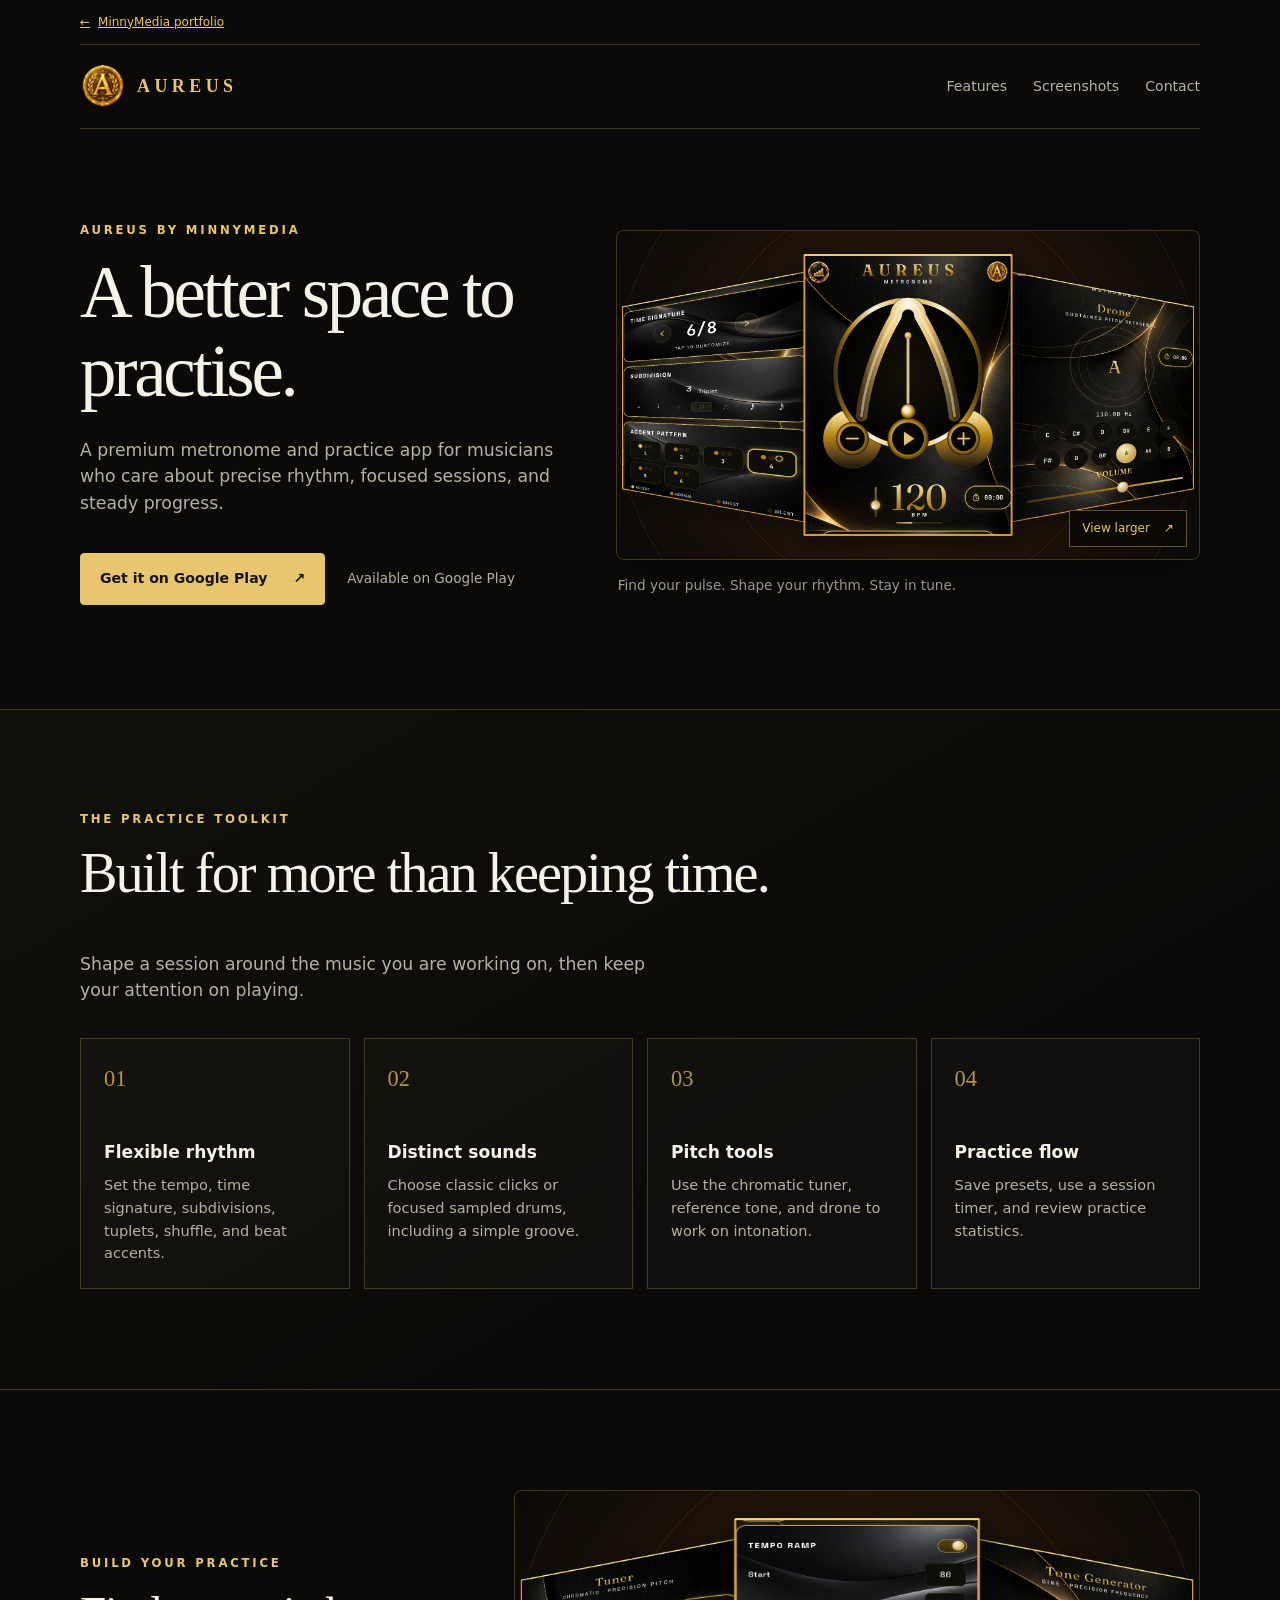
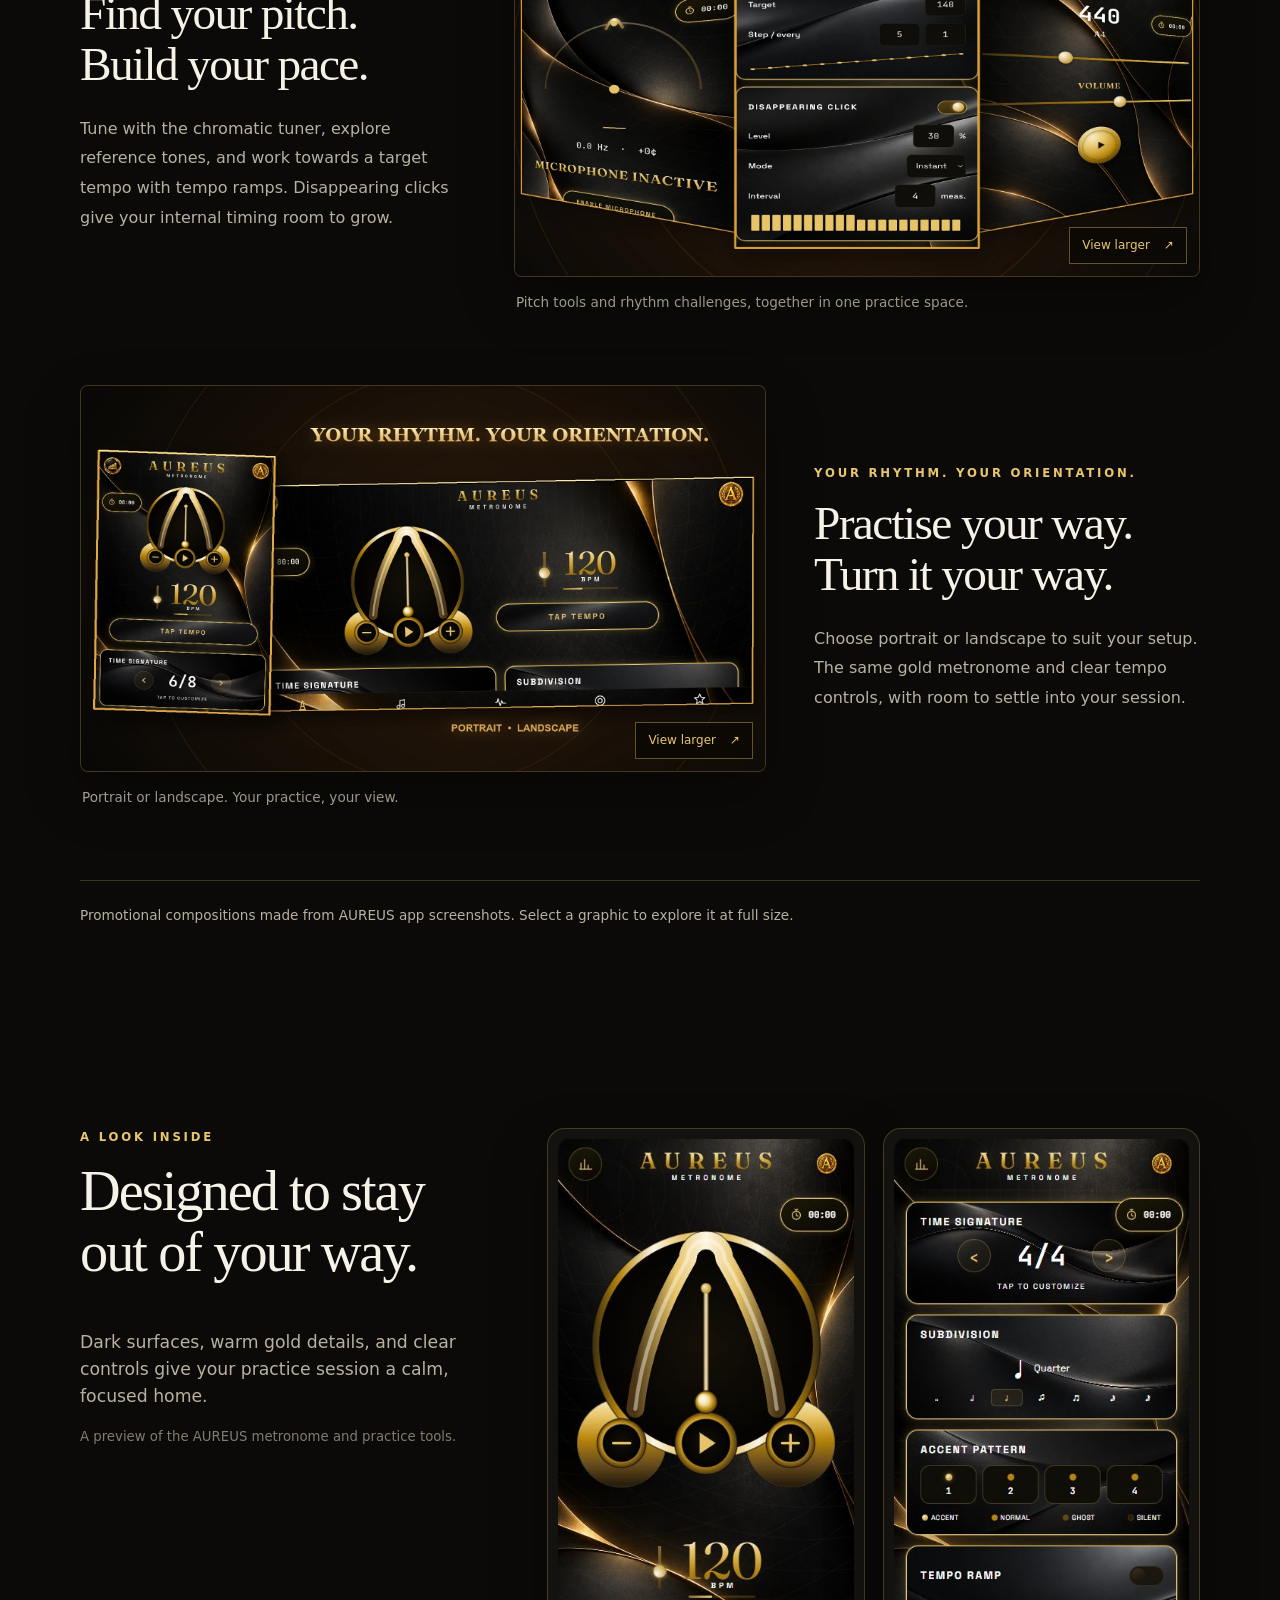
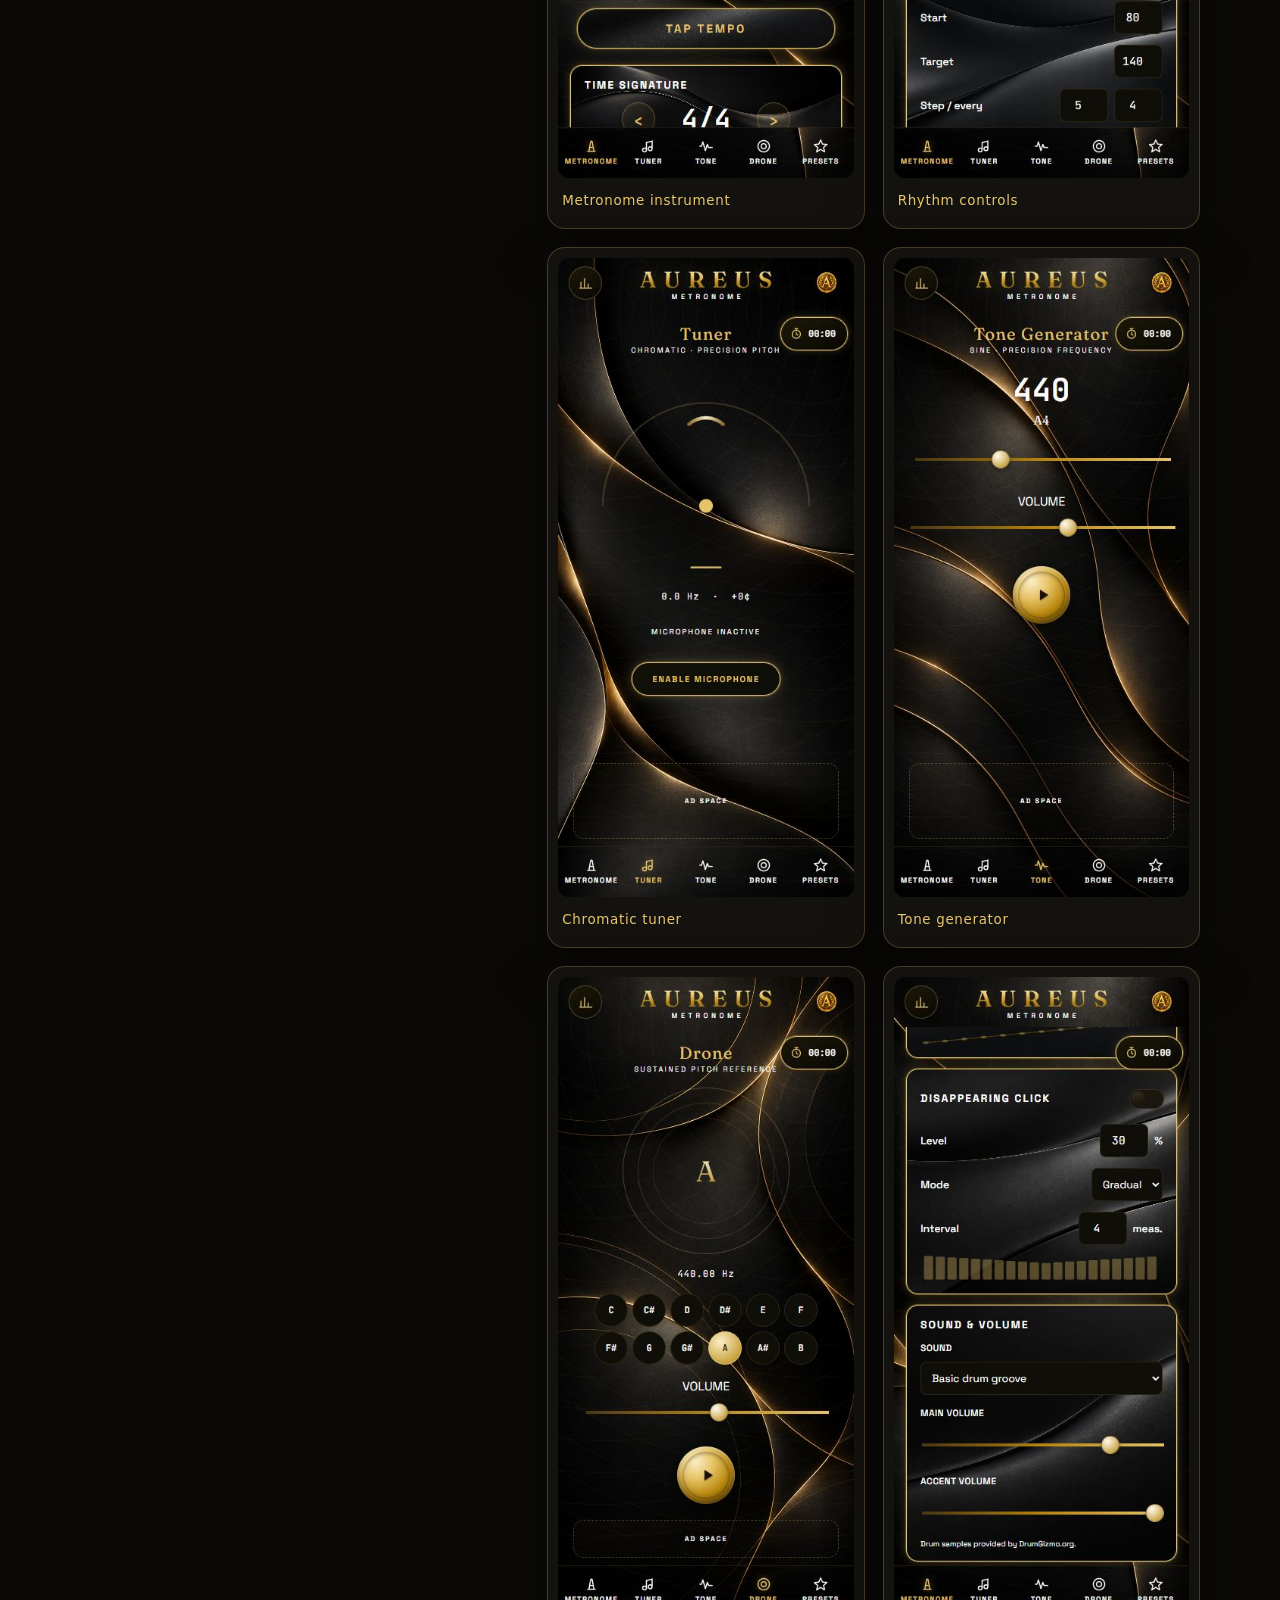
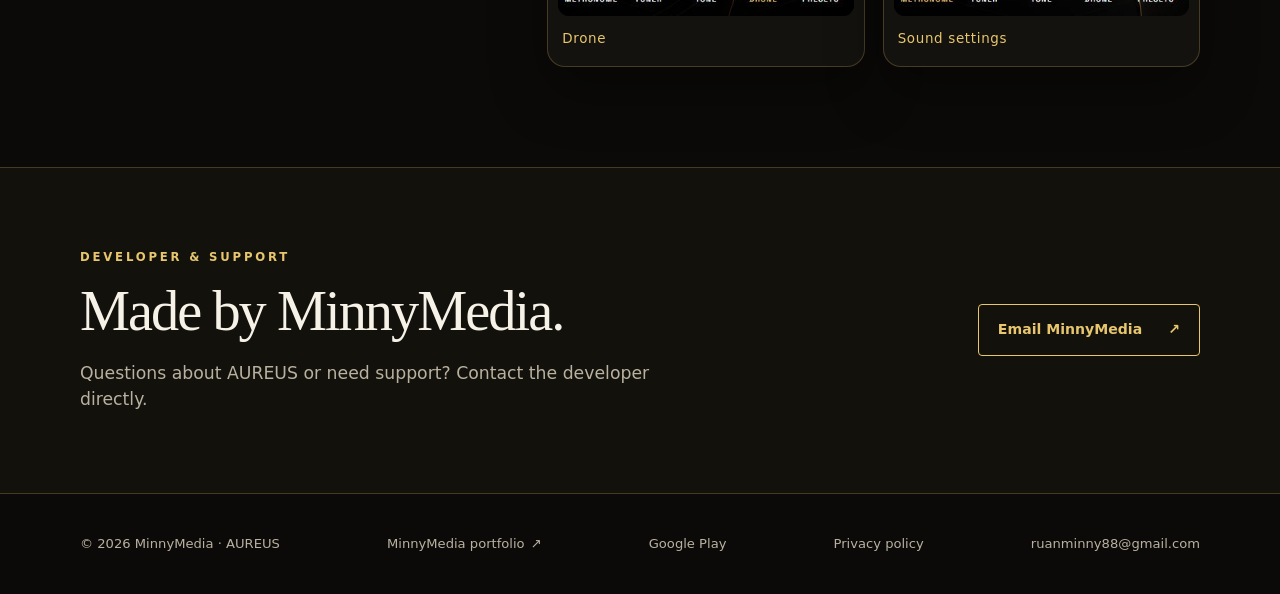
<file: index.html>
<!doctype html>
<html lang="en">
<head>
  <meta charset="utf-8">
  <meta name="viewport" content="width=device-width, initial-scale=1">
  <meta name="theme-color" content="#0b0a08">
  <meta name="description" content="AUREUS is a premium metronome and practice app by MinnyMedia, with flexible rhythms, a chromatic tuner, tone and drone tools, and practice tracking.">
  <title>AUREUS — Metronome &amp; Practice</title>
  <link rel="canonical" href="https://myguitarmethod.github.io/AUREUS-landing/">
  <meta property="og:type" content="website">
  <meta property="og:site_name" content="MinnyMedia">
  <meta property="og:title" content="AUREUS — Metronome &amp; Practice">
  <meta property="og:description" content="AUREUS brings a flexible metronome, tuner, tone and drone tools into a black-and-gold practice space. Available now on Google Play.">
  <meta property="og:url" content="https://myguitarmethod.github.io/AUREUS-landing/">
  <meta property="og:image" content="https://myguitarmethod.github.io/AUREUS-landing/assets/aureus-social-metronome-v1.jpg">
  <meta property="og:image:secure_url" content="https://myguitarmethod.github.io/AUREUS-landing/assets/aureus-social-metronome-v1.jpg">
  <meta property="og:image:type" content="image/jpeg">
  <meta property="og:image:width" content="1200">
  <meta property="og:image:height" content="630">
  <meta property="og:image:alt" content="AUREUS gold metronome with time signature, subdivisions, beat accents and drone previews">
  <meta name="twitter:card" content="summary_large_image">
  <meta name="twitter:title" content="AUREUS — Metronome &amp; Practice">
  <meta name="twitter:description" content="AUREUS brings a flexible metronome, tuner, tone and drone tools into a black-and-gold practice space. Available now on Google Play.">
  <meta name="twitter:image" content="https://myguitarmethod.github.io/AUREUS-landing/assets/aureus-social-metronome-v1.jpg">
  <meta name="twitter:image:alt" content="AUREUS gold metronome with time signature, subdivisions, beat accents and drone previews">
  <link rel="icon" href="assets/aureus-coin.png" type="image/png">
  <link rel="stylesheet" href="styles.css?v=20261102-art">
  <script src="feature-gallery.js?v=20261102-art" defer></script>
</head>
<body>
  <a class="skip-link" href="#main">Skip to content</a>
  <div class="portfolio-bar wrap"><a href="https://myguitarmethod.github.io/Minny-Media/"><span aria-hidden="true">←</span> MinnyMedia portfolio</a></div>
  <header class="site-header wrap">
    <a class="brand" href="#top" aria-label="AUREUS home">
      <img src="assets/aureus-coin.png" width="46" height="45" alt="">
      <span>AUREUS</span>
    </a>
    <nav aria-label="Main navigation">
      <a href="#features">Features</a>
      <a href="#screenshots">Screenshots</a>
      <a href="#contact">Contact</a>
    </nav>
  </header>

  <main id="main">
    <section class="hero wrap" id="top" aria-labelledby="hero-title">
      <div class="hero-copy">
        <p class="eyebrow">AUREUS BY MINNYMEDIA</p>
        <h1 id="hero-title">A better space to practise.</h1>
        <p class="hero-lead">A premium metronome and practice app for musicians who care about precise rhythm, focused sessions, and steady progress.</p>
        <div class="hero-actions">
          <a class="button" href="https://play.google.com/store/apps/details?id=com.myguitarmethod.aureus">Get it on Google Play <span aria-hidden="true">↗</span></a>
          <span class="release-note">Available on Google Play</span>
        </div>
      </div>
      <figure class="feature-art hero-feature">
        <a href="assets/feature-metronome.webp" data-feature-preview aria-label="Enlarge metronome, rhythm and drone feature graphic"><img src="assets/feature-metronome.webp" width="1920" height="1080" fetchpriority="high" alt="AUREUS metronome at 120 BPM, with time signature, subdivision, accent pattern and drone previews"><span class="enlarge-label">View larger <span aria-hidden="true">↗</span></span></a>
        <figcaption>Find your pulse. Shape your rhythm. Stay in tune.</figcaption>
      </figure>
    </section>

    <section class="section section-features" id="features" aria-labelledby="features-title">
      <div class="wrap">
        <p class="eyebrow">THE PRACTICE TOOLKIT</p>
        <h2 id="features-title">Built for more than keeping time.</h2>
        <p class="section-intro">Shape a session around the music you are working on, then keep your attention on playing.</p>
        <div class="feature-grid">
          <article class="feature"><span class="feature-mark" aria-hidden="true">01</span><h3>Flexible rhythm</h3><p>Set the tempo, time signature, subdivisions, tuplets, shuffle, and beat accents.</p></article>
          <article class="feature"><span class="feature-mark" aria-hidden="true">02</span><h3>Distinct sounds</h3><p>Choose classic clicks or focused sampled drums, including a simple groove.</p></article>
          <article class="feature"><span class="feature-mark" aria-hidden="true">03</span><h3>Pitch tools</h3><p>Use the chromatic tuner, reference tone, and drone to work on intonation.</p></article>
          <article class="feature"><span class="feature-mark" aria-hidden="true">04</span><h3>Practice flow</h3><p>Save presets, use a session timer, and review practice statistics.</p></article>
        </div>
      </div>
    </section>

    <section class="section feature-stories wrap" aria-labelledby="practice-tools-title">
      <div class="feature-story">
        <div class="story-copy"><p class="eyebrow">BUILD YOUR PRACTICE</p><h2 id="practice-tools-title">Find your pitch.<br>Build your pace.</h2><p>Tune with the chromatic tuner, explore reference tones, and work towards a target tempo with tempo ramps. Disappearing clicks give your internal timing room to grow.</p></div>
        <figure class="feature-art"><a href="assets/feature-practice-tools.webp" data-feature-preview aria-label="Enlarge tuner, tempo ramp and tone feature graphic"><img src="assets/feature-practice-tools.webp" width="1920" height="1080" loading="lazy" alt="AUREUS chromatic tuner, tempo ramp and disappearing click settings, alongside the tone generator"><span class="enlarge-label">View larger <span aria-hidden="true">↗</span></span></a><figcaption>Pitch tools and rhythm challenges, together in one practice space.</figcaption></figure>
      </div>
      <div class="feature-story orientation-story">
        <div class="story-copy"><p class="eyebrow">YOUR RHYTHM. YOUR ORIENTATION.</p><h2>Practise your way.<br>Turn it your way.</h2><p>Choose portrait or landscape to suit your setup. The same gold metronome and clear tempo controls, with room to settle into your session.</p></div>
        <figure class="feature-art"><a href="assets/feature-orientations.webp" data-feature-preview aria-label="Enlarge portrait and landscape feature graphic"><img src="assets/feature-orientations.webp" width="1920" height="1080" loading="lazy" alt="AUREUS metronome shown in portrait and landscape orientations, with tempo and tap tempo controls"><span class="enlarge-label">View larger <span aria-hidden="true">↗</span></span></a><figcaption>Portrait or landscape. Your practice, your view.</figcaption></figure>
      </div>
      <p class="feature-note">Promotional compositions made from AUREUS app screenshots. Select a graphic to explore it at full size.</p>
    </section>

    <section class="section section-screens" id="screenshots" aria-labelledby="screenshots-title">
      <div class="wrap screens-layout">
        <div class="screens-copy">
          <p class="eyebrow">A LOOK INSIDE</p>
          <h2 id="screenshots-title">Designed to stay out of your way.</h2>
          <p>Dark surfaces, warm gold details, and clear controls give your practice session a calm, focused home.</p>
          <p class="caption">A preview of the AUREUS metronome and practice tools.</p>
        </div>
        <div class="screens-grid">
          <figure class="screen-card"><img src="assets/instrument.jpg" width="390" height="844" alt="AUREUS metronome instrument with gold pendulum, transport controls, and 120 BPM display" loading="lazy"><figcaption>Metronome instrument</figcaption></figure>
          <figure class="screen-card"><img src="assets/metronome.jpg?v=390x844" width="390" height="844" alt="AUREUS metronome showing time signature, subdivision, accent pattern, and tempo ramp" loading="lazy"><figcaption>Rhythm controls</figcaption></figure>
          <figure class="screen-card"><img src="assets/tuner.jpg?v=390x844" width="390" height="844" alt="AUREUS chromatic tuner with its gold gauge and microphone control" loading="lazy"><figcaption>Chromatic tuner</figcaption></figure>
          <figure class="screen-card"><img src="assets/tone-generator.jpg" width="390" height="844" alt="AUREUS tone generator set to 440 hertz, with frequency and volume sliders" loading="lazy"><figcaption>Tone generator</figcaption></figure>
          <figure class="screen-card"><img src="assets/drone.jpg" width="390" height="844" alt="AUREUS drone screen showing A at 440 hertz, note choices, and volume control" loading="lazy"><figcaption>Drone</figcaption></figure>
          <figure class="screen-card"><img src="assets/controls.jpg" width="390" height="844" alt="AUREUS sound settings showing Basic drum groove, main volume, and accent volume" loading="lazy"><figcaption>Sound settings</figcaption></figure>
        </div>
      </div>
    </section>

    <section class="section section-contact" id="contact" aria-labelledby="contact-title">
      <div class="wrap contact-panel">
        <div>
          <p class="eyebrow">DEVELOPER &amp; SUPPORT</p>
          <h2 id="contact-title">Made by MinnyMedia.</h2>
          <p>Questions about AUREUS or need support? Contact the developer directly.</p>
        </div>
        <a class="button button-outline" href="mailto:ruanminny88@gmail.com?subject=AUREUS%20support">Email MinnyMedia <span aria-hidden="true">↗</span></a>
      </div>
    </section>
  </main>

  <footer class="site-footer wrap">
    <span>© 2026 MinnyMedia · AUREUS</span>
    <a class="portfolio-return" href="https://myguitarmethod.github.io/Minny-Media/">MinnyMedia portfolio <span aria-hidden="true">↗</span></a>
    <a href="https://play.google.com/store/apps/details?id=com.myguitarmethod.aureus">Google Play</a>
    <a href="privacy-policy.html">Privacy policy</a>
    <a href="mailto:ruanminny88@gmail.com?subject=AUREUS%20support">ruanminny88@gmail.com</a>
  </footer>
  <dialog class="feature-viewer" aria-labelledby="feature-caption"><div class="viewer-toolbar"><p id="feature-caption"></p><button type="button" aria-label="Close feature graphic">Close <span aria-hidden="true">×</span></button></div><img id="feature-image" alt=""></dialog>
</body>
</html>
</file>
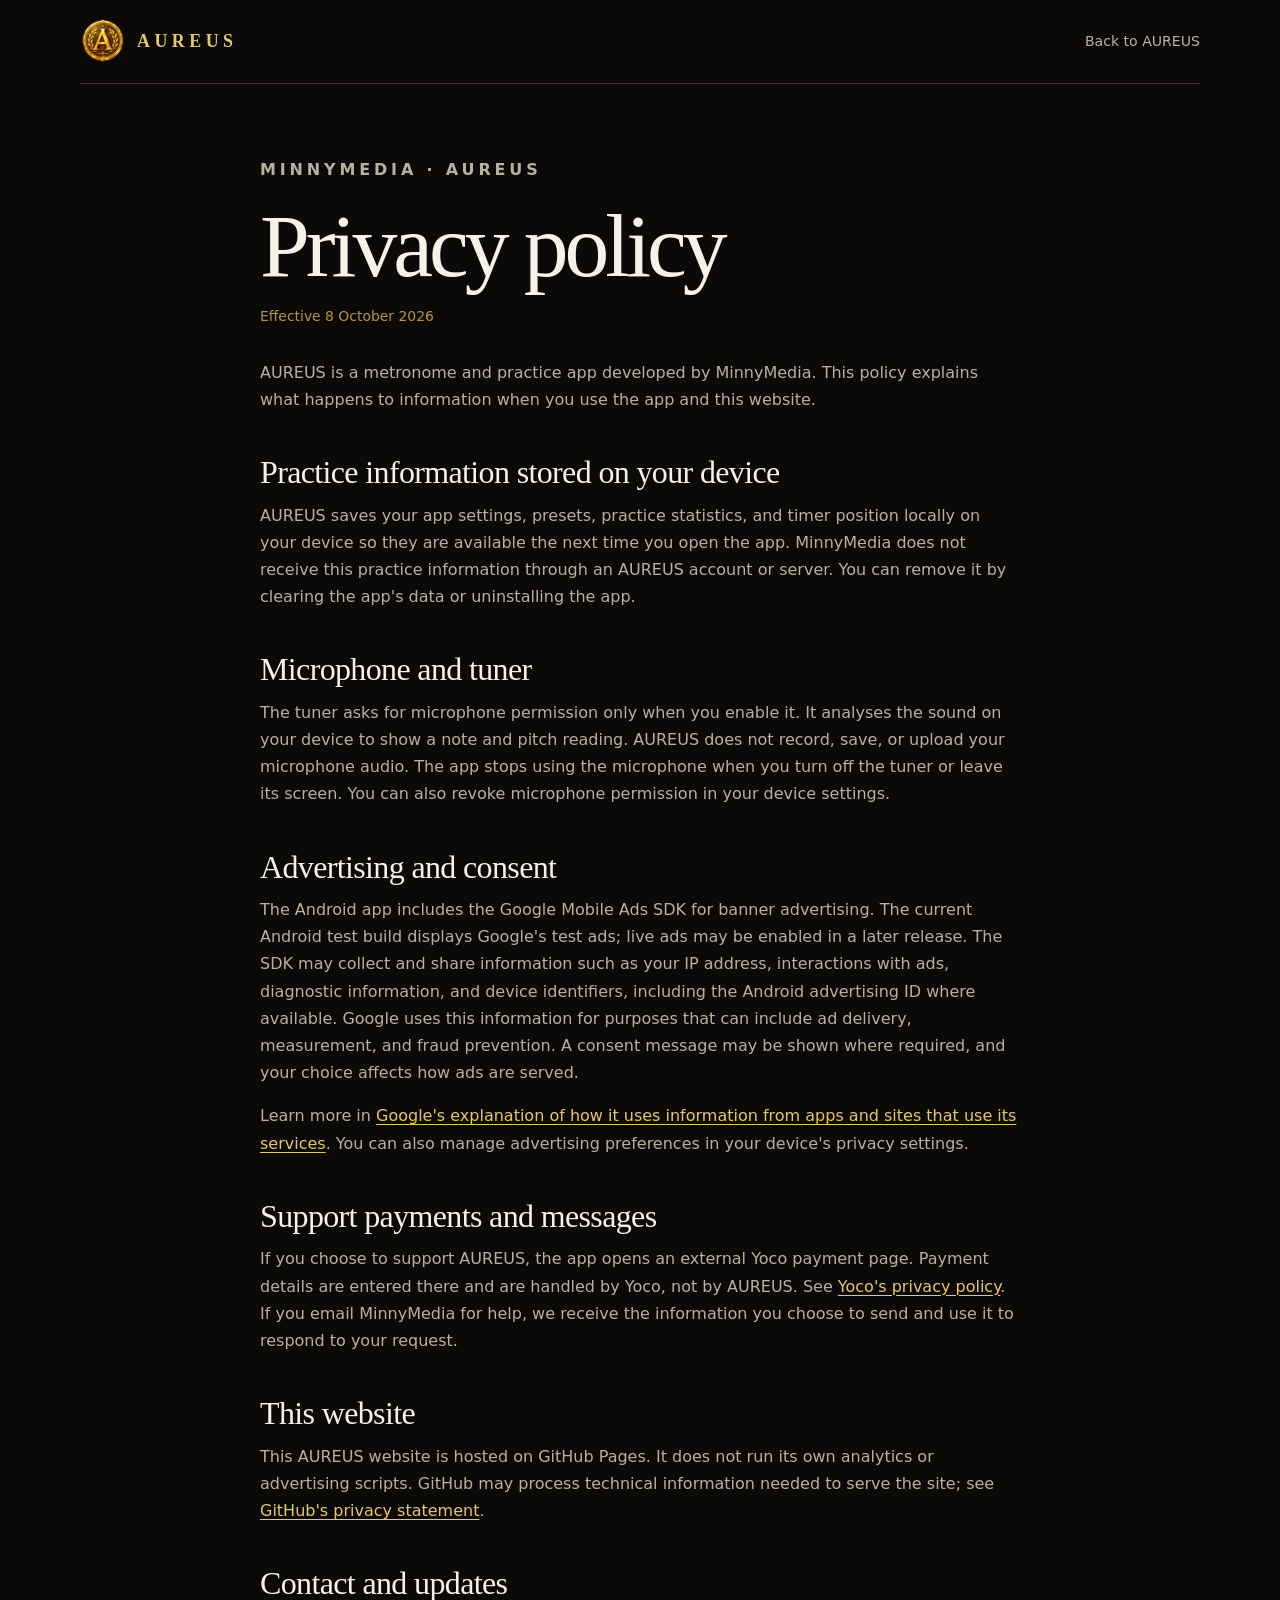
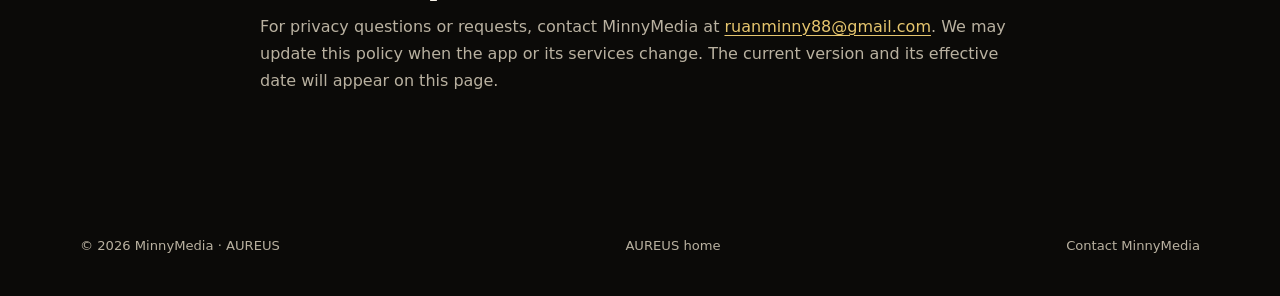
<file: privacy-policy.html>
<!doctype html>
<html lang="en">
<head>
  <meta charset="utf-8">
  <meta name="viewport" content="width=device-width, initial-scale=1">
  <meta name="theme-color" content="#0b0a08">
  <meta name="description" content="Privacy policy for AUREUS, the metronome and practice app by MinnyMedia.">
  <title>Privacy Policy — AUREUS</title>
  <link rel="icon" href="assets/aureus-coin.png" type="image/png">
  <link rel="stylesheet" href="styles.css">
</head>
<body>
  <a class="skip-link" href="#main">Skip to content</a>
  <header class="site-header wrap">
    <a class="brand" href="./" aria-label="AUREUS home">
      <img src="assets/aureus-coin.png" width="46" height="45" alt="">
      <span>AUREUS</span>
    </a>
    <nav aria-label="Main navigation"><a href="./">Back to AUREUS</a></nav>
  </header>

  <main id="main" class="policy-page wrap">
    <p class="eyebrow">MINNYMEDIA · AUREUS</p>
    <h1>Privacy policy</h1>
    <p class="policy-date">Effective 8 October 2026</p>
    <p>AUREUS is a metronome and practice app developed by MinnyMedia. This policy explains what happens to information when you use the app and this website.</p>

    <h2>Practice information stored on your device</h2>
    <p>AUREUS saves your app settings, presets, practice statistics, and timer position locally on your device so they are available the next time you open the app. MinnyMedia does not receive this practice information through an AUREUS account or server. You can remove it by clearing the app's data or uninstalling the app.</p>

    <h2>Microphone and tuner</h2>
    <p>The tuner asks for microphone permission only when you enable it. It analyses the sound on your device to show a note and pitch reading. AUREUS does not record, save, or upload your microphone audio. The app stops using the microphone when you turn off the tuner or leave its screen. You can also revoke microphone permission in your device settings.</p>

    <h2>Advertising and consent</h2>
    <p>The Android app includes the Google Mobile Ads SDK for banner advertising. The current Android test build displays Google's test ads; live ads may be enabled in a later release. The SDK may collect and share information such as your IP address, interactions with ads, diagnostic information, and device identifiers, including the Android advertising ID where available. Google uses this information for purposes that can include ad delivery, measurement, and fraud prevention. A consent message may be shown where required, and your choice affects how ads are served.</p>
    <p>Learn more in <a href="https://policies.google.com/technologies/partner-sites">Google's explanation of how it uses information from apps and sites that use its services</a>. You can also manage advertising preferences in your device's privacy settings.</p>

    <h2>Support payments and messages</h2>
    <p>If you choose to support AUREUS, the app opens an external Yoco payment page. Payment details are entered there and are handled by Yoco, not by AUREUS. See <a href="https://www.yoco.com/za/legal/privacy-policy/">Yoco's privacy policy</a>. If you email MinnyMedia for help, we receive the information you choose to send and use it to respond to your request.</p>

    <h2>This website</h2>
    <p>This AUREUS website is hosted on GitHub Pages. It does not run its own analytics or advertising scripts. GitHub may process technical information needed to serve the site; see <a href="https://docs.github.com/en/site-policy/privacy-policies/github-general-privacy-statement">GitHub's privacy statement</a>.</p>

    <h2>Contact and updates</h2>
    <p>For privacy questions or requests, contact MinnyMedia at <a href="mailto:ruanminny88@gmail.com?subject=AUREUS%20privacy">ruanminny88@gmail.com</a>. We may update this policy when the app or its services change. The current version and its effective date will appear on this page.</p>
  </main>

  <footer class="site-footer wrap">
    <span>© 2026 MinnyMedia · AUREUS</span>
    <a href="./">AUREUS home</a>
    <a href="mailto:ruanminny88@gmail.com?subject=AUREUS%20privacy">Contact MinnyMedia</a>
  </footer>
</body>
</html>
</file>
<file: styles.css>
:root{color-scheme:dark;--bg:#0b0a08;--panel:#15130e;--gold:#e7c66e;--gold-dim:#b59548;--text:#f7f2e8;--muted:#b9b1a0;--line:rgba(231,198,110,.23)}
*{box-sizing:border-box}
html{scroll-behavior:smooth}
body{margin:0;background:var(--bg);color:var(--text);font-family:Inter,ui-sans-serif,system-ui,-apple-system,"Segoe UI",sans-serif;line-height:1.55}
a{color:inherit}
a:focus-visible{outline:2px solid var(--gold);outline-offset:5px}
img{max-width:100%;height:auto}
.wrap{width:min(1120px,calc(100% - 40px));margin-inline:auto}
.skip-link{position:absolute;top:-100px;left:16px;padding:10px 14px;background:var(--gold);color:#161106;z-index:20}
.skip-link:focus{top:12px}
.site-header{min-height:84px;display:flex;align-items:center;justify-content:space-between;gap:20px;border-bottom:1px solid var(--line)}
.brand{display:inline-flex;align-items:center;gap:11px;text-decoration:none;font-family:Georgia,serif;font-size:1.12rem;font-weight:700;letter-spacing:.25em;color:var(--gold)}
.brand img{width:46px;height:45px;object-fit:contain}
nav{display:flex;gap:26px}
nav a{text-decoration:none;color:var(--muted);font-size:.88rem}
nav a:hover,.site-footer a:hover{color:var(--gold)}
.hero{min-height:620px;display:grid;grid-template-columns:1.1fr .9fr;align-items:center;gap:42px;padding-block:80px 110px}
.eyebrow{margin:0 0 15px;color:var(--gold);font-size:.73rem;font-weight:750;letter-spacing:.24em}
h1,h2,h3,p{margin-top:0}
h1,h2{font-family:Georgia,"Times New Roman",serif;font-weight:500;line-height:1.08}
h1{max-width:640px;margin-bottom:25px;font-size:clamp(3.2rem,7vw,6.2rem);letter-spacing:-.045em}
h2{font-size:clamp(2.4rem,4.4vw,4.1rem);letter-spacing:-.035em}
.hero-lead,.section-intro,.screens-copy>p:not(.eyebrow):not(.caption),.contact-panel p:not(.eyebrow){max-width:590px;color:var(--muted);font-size:1.08rem}
.hero-actions{display:flex;align-items:center;flex-wrap:wrap;gap:22px;margin-top:36px}
.button{display:inline-flex;justify-content:center;align-items:center;gap:26px;min-height:52px;padding:13px 19px;border:1px solid var(--gold);border-radius:4px;background:var(--gold);color:#171208;text-decoration:none;font-weight:700;font-size:.88rem}
.button:hover{background:#f4d88c}
.release-note{color:var(--muted);font-size:.85rem}
.hero-art{position:relative;display:grid;place-items:center;min-height:420px;overflow:hidden;background:radial-gradient(circle at center,rgba(151,105,27,.21),transparent 52%)}
.hero-art img{position:relative;z-index:1;width:min(50%,220px);filter:drop-shadow(0 16px 30px rgba(0,0,0,.55))}
.orbit{position:absolute;border:1px solid rgba(231,198,110,.17);border-radius:50%;aspect-ratio:1}
.orbit-one{width:68%}.orbit-two{width:95%;border-color:rgba(231,198,110,.08)}
.section{padding-block:100px}
.section-features{border-block:1px solid var(--line);background:linear-gradient(150deg,#11100c,#0b0a08 65%)}
.section-intro{margin-bottom:34px}
.feature-grid{display:grid;grid-template-columns:repeat(4,1fr);gap:14px}
.feature{min-height:240px;padding:23px;border:1px solid var(--line);background:rgba(255,255,255,.018)}
.feature-mark{display:block;margin-bottom:42px;color:var(--gold-dim);font-family:Georgia,serif;font-size:1.4rem}
.feature h3{margin-bottom:9px;font-size:1.07rem}
.feature p{margin:0;color:var(--muted);font-size:.91rem}
.screens-layout{display:grid;grid-template-columns:.78fr 1.22fr;gap:50px;align-items:start}
.screens-copy{position:sticky;top:40px}
.caption{color:#827c6e;font-size:.83rem}
.screens-grid{display:grid;grid-template-columns:repeat(2,minmax(0,1fr));gap:18px}
.screen-card{display:flex;flex-direction:column;margin:0;padding:10px 10px 14px;border:1px solid var(--line);border-radius:18px;background:#14120e;box-shadow:0 24px 55px rgba(0,0,0,.35)}
.screen-card img{display:block;width:100%;height:auto;object-fit:contain;border-radius:11px;background:#050503}
.screen-card figcaption{margin-top:auto;padding:13px 4px 2px;color:var(--gold);font-size:.84rem;letter-spacing:.05em}
.section-contact{padding-block:80px;border-block:1px solid var(--line);background:#13110c}
.contact-panel{display:flex;align-items:center;justify-content:space-between;gap:30px}
.contact-panel h2{margin-bottom:18px}
.contact-panel p:last-child{margin-bottom:0}
.button-outline{flex-shrink:0;background:transparent;color:var(--gold)}
.button-outline:hover{background:rgba(231,198,110,.09)}
.site-footer{min-height:100px;display:flex;align-items:center;justify-content:space-between;gap:18px;color:var(--muted);font-size:.82rem}
.site-footer a{text-decoration:none}
.policy-page{max-width:760px;padding-block:72px 86px}
.policy-page h1{margin-bottom:10px}
.policy-page h2{margin:42px 0 12px;font-size:clamp(1.55rem,3vw,2rem);letter-spacing:-.02em}
.policy-page p{color:var(--muted);font-size:1rem;line-height:1.7}
.policy-page a{color:var(--gold);text-decoration-thickness:1px;text-underline-offset:3px;overflow-wrap:anywhere}
.policy-date{font-size:.87rem!important;color:var(--gold-dim)!important;margin-bottom:30px}
@media(max-width:820px){.hero{grid-template-columns:1fr;min-height:0;padding-block:70px 85px}.hero-art{min-height:280px;order:-1}.hero-art img{width:140px}.feature-grid{grid-template-columns:repeat(2,1fr)}.screens-layout{grid-template-columns:1fr}.screens-copy{position:static}}
@media(max-width:560px){.wrap{width:min(100% - 32px,1120px)}.site-header{min-height:72px;align-items:flex-start;flex-direction:column;justify-content:center;gap:8px;padding-block:12px}.brand{font-size:.95rem}.brand img{width:34px;height:33px}nav{gap:20px}nav a{font-size:.78rem}.hero{gap:12px;padding-block:36px 65px}.hero-art{min-height:195px}.hero-art img{width:116px}h1{font-size:3.35rem}.hero-lead{font-size:1rem}.section{padding-block:66px}.feature-grid{grid-template-columns:1fr 1fr;gap:9px}.feature{min-height:210px;padding:16px}.feature-mark{margin-bottom:25px}.feature p{font-size:.83rem}.screens-grid{gap:10px}.screen-card{padding:6px 6px 10px;border-radius:12px}.screen-card img{border-radius:8px}.screen-card figcaption{font-size:.75rem}.contact-panel,.site-footer{align-items:flex-start;flex-direction:column}.button-outline{width:100%}.site-footer{justify-content:center;padding-block:22px}}
@media(max-width:360px){h1{font-size:2.8rem}.feature-grid{grid-template-columns:1fr}.feature{min-height:0}.feature-mark{margin-bottom:15px}.screens-grid{grid-template-columns:1fr}}
@media(prefers-reduced-motion:reduce){html{scroll-behavior:auto}}

/* Return to the MinnyMedia portfolio. */
.portfolio-bar{border-bottom:1px solid var(--line);font-size:12px}.portfolio-bar>a{display:inline-flex;align-items:center;gap:8px;min-height:44px;color:var(--gold);padding-block:10px}.portfolio-bar>a:hover{text-decoration:underline;text-underline-offset:4px}
.portfolio-return{display:inline-flex;align-items:center;gap:6px;min-height:44px;white-space:nowrap}.site-footer{flex-wrap:wrap}

/* Feature artwork: preserve each complete 16:9 composition. */
.hero{grid-template-columns:.92fr 1.08fr;gap:38px;min-height:580px;padding-block:68px 80px}
.hero h1{font-size:clamp(3.2rem,5.7vw,5rem)}
.feature-art{margin:0;min-width:0}
.feature-art>a{display:block;position:relative;border:1px solid var(--line);border-radius:8px;overflow:hidden;background:#100c06;box-shadow:0 22px 55px #0005}
.feature-art img{display:block;width:100%;height:auto;aspect-ratio:16/9;object-fit:contain}
.feature-art figcaption{padding:14px 2px 0;color:var(--muted);font-size:.85rem;line-height:1.65}
.enlarge-label{position:absolute;bottom:12px;right:12px;display:inline-flex;gap:14px;align-items:center;padding:8px 12px;background:#0b0905e8;border:1px solid #e7c66e66;color:var(--gold);font-size:.75rem}
.feature-art>a:hover{border-color:var(--gold)}
.feature-stories{display:grid;gap:72px}
.feature-story{display:grid;grid-template-columns:.72fr 1.28fr;align-items:center;gap:48px}
.story-copy h2{font-size:clamp(2.3rem,3.7vw,3.7rem);margin-bottom:24px}
.story-copy>p:not(.eyebrow){color:var(--muted);font-size:1rem;line-height:1.85}
.orientation-story{grid-template-columns:1.28fr .72fr}
.orientation-story .story-copy{order:2}
.orientation-story .feature-art{order:1}
.feature-note{margin:0;color:var(--muted);font-size:.85rem;line-height:1.8;border-top:1px solid var(--line);padding-top:22px}
.feature-viewer{width:min(1500px,94vw);max-height:94dvh;padding:18px;background:#0b0a08;color:var(--text);border:1px solid var(--gold-dim);box-shadow:0 25px 100px #000a}
.feature-viewer::backdrop{background:#030201ed}
.viewer-toolbar{display:flex;justify-content:space-between;align-items:center;gap:20px;margin-bottom:16px}
.viewer-toolbar p{margin:0;font-size:.9rem;line-height:1.6}
.viewer-toolbar button{display:inline-flex;align-items:center;gap:20px;flex-shrink:0;min-height:44px;padding:8px 14px;border:1px solid var(--gold-dim);background:#211a0e;color:var(--gold);font:inherit;cursor:pointer}
.viewer-toolbar button:focus-visible{outline:2px solid var(--gold);outline-offset:4px}
.feature-viewer>img{display:block;width:auto;max-width:100%;max-height:calc(90dvh - 100px);margin:auto;object-fit:contain}
.feature-viewer-open{overflow:hidden}
@media(max-width:820px){.hero{grid-template-columns:1fr;min-height:0;padding-block:48px 58px;gap:34px}.hero h1{max-width:650px}.hero-feature{max-width:680px;width:100%}.feature-story,.orientation-story{grid-template-columns:1fr;gap:24px}.orientation-story .story-copy,.orientation-story .feature-art{order:initial}.story-copy{max-width:650px}.feature-stories{gap:52px}}
@media(max-width:560px){.hero{padding-block:36px 48px;gap:30px}.hero h1{font-size:3.1rem}.hero-actions{margin-top:26px;gap:16px}.hero .button{font-size:.95rem;padding:15px 22px;min-height:54px}.story-copy h2{font-size:2.5rem}.enlarge-label{bottom:8px;right:8px;font-size:.7rem;padding:6px 9px}.feature-viewer{padding:12px}.viewer-toolbar{gap:10px}.viewer-toolbar p{font-size:.8rem}.viewer-toolbar button{gap:10px;font-size:.8rem}}
@media(max-width:360px){.hero h1{font-size:2.7rem}}
</file>
